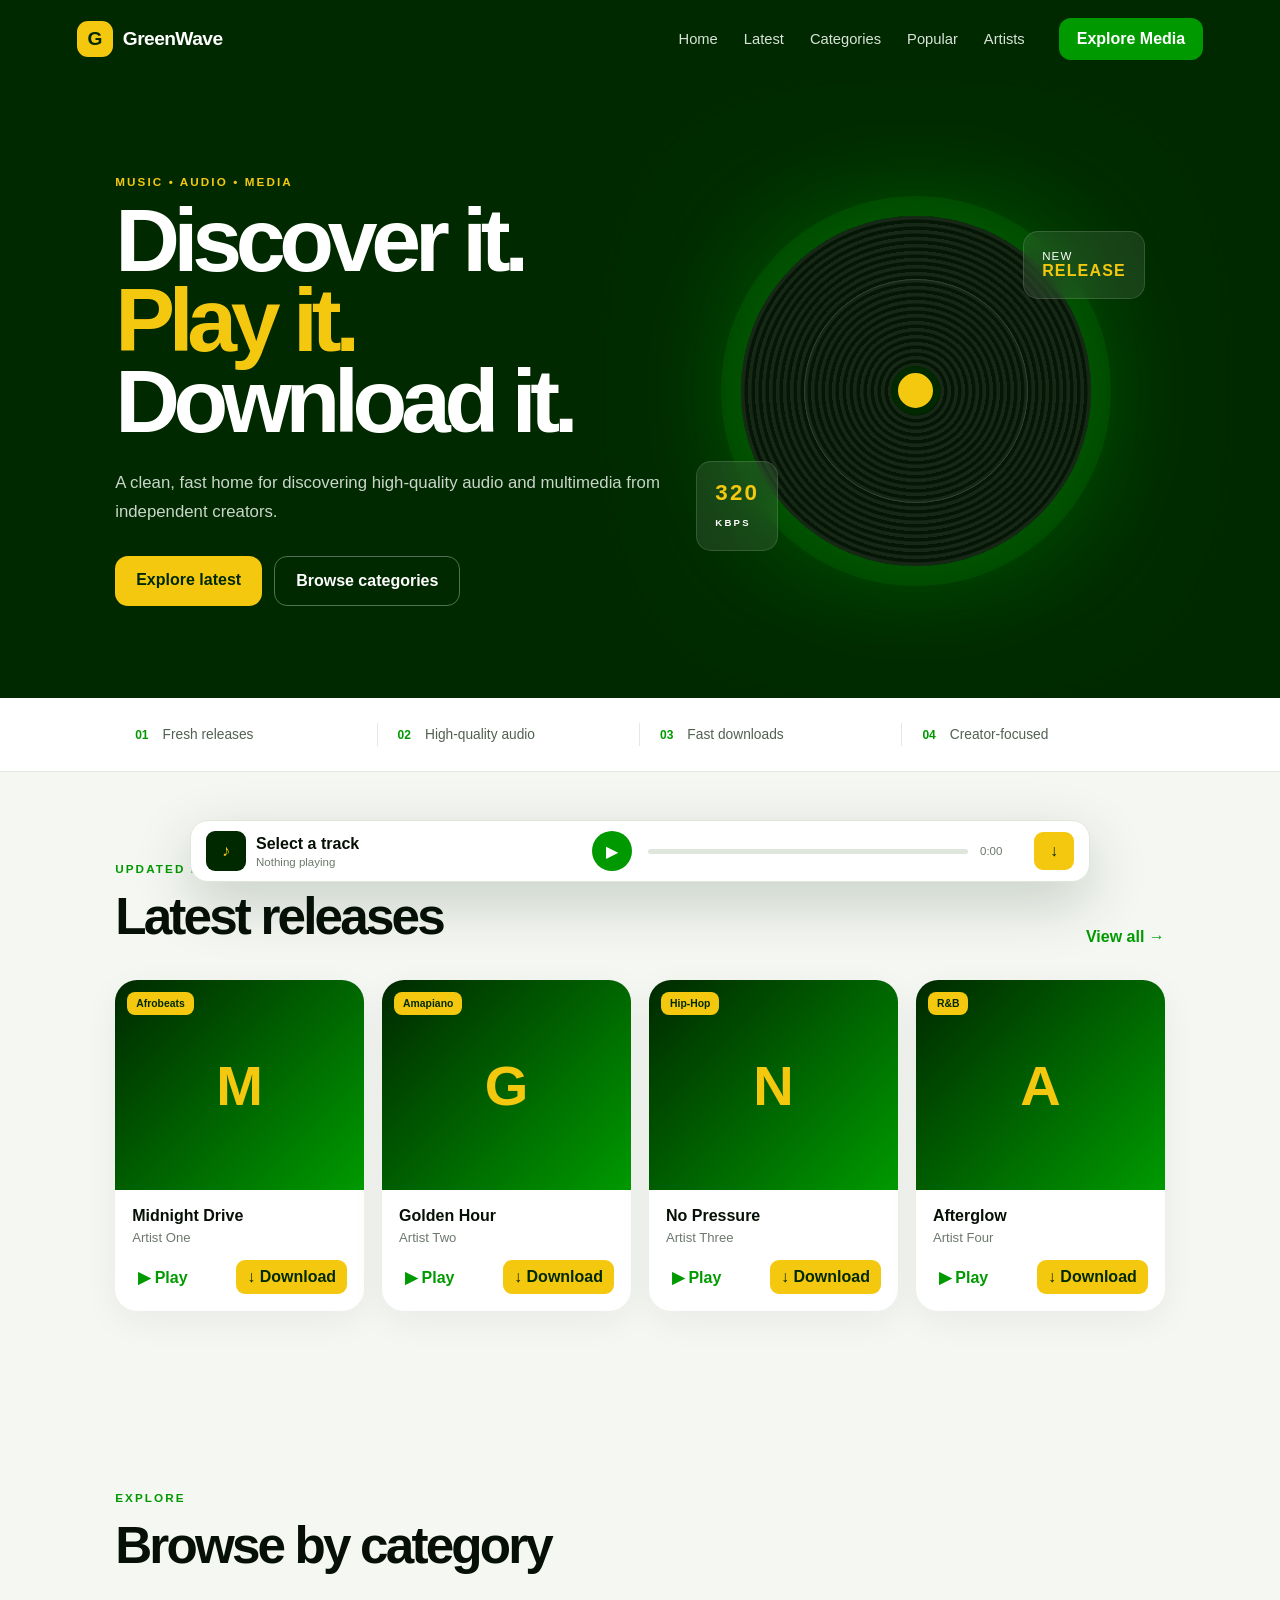
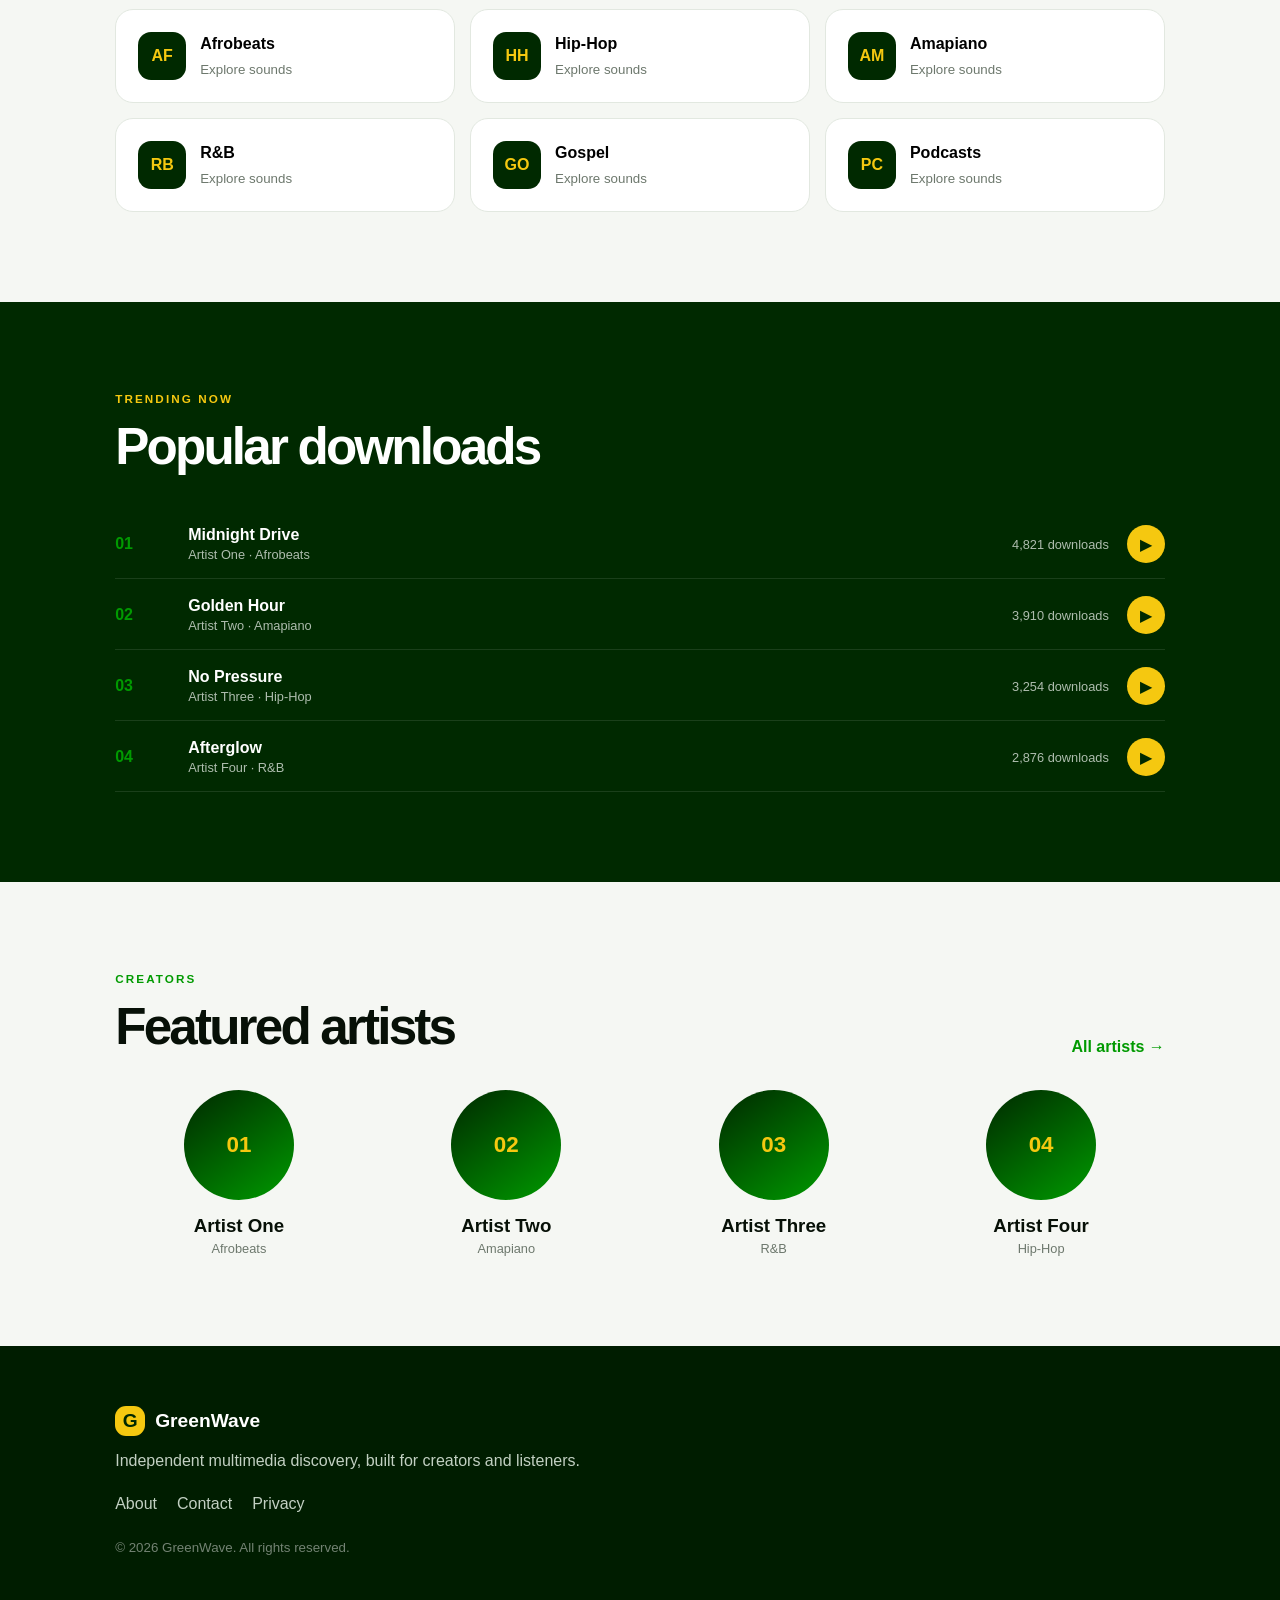
<file: index.html>
<!DOCTYPE html>
<html lang="en">
<head>
  <meta charset="UTF-8">
  <meta name="viewport" content="width=device-width, initial-scale=1.0">
  <meta name="description" content="A modern multimedia discovery and download platform.">
  <title>GreenWave — Music & Media</title>
  <link rel="stylesheet" href="css/style.css">
</head>
<body>
  <header class="site-header">
    <a class="brand" href="#"><span class="brand-mark">G</span><span>GreenWave</span></a>
    <button class="menu-toggle" aria-label="Open menu">☰</button>
    <nav class="nav">
      <a href="#home">Home</a>
      <a href="#latest">Latest</a>
      <a href="#categories">Categories</a>
      <a href="#popular">Popular</a>
      <a href="#artists">Artists</a>
    </nav>
    <a class="header-download" href="#latest">Explore Media</a>
  </header>

  <main>
    <section class="hero" id="home">
      <div class="hero-copy">
        <p class="eyebrow">MUSIC • AUDIO • MEDIA</p>
        <h1>Discover it.<br><span>Play it.</span><br>Download it.</h1>
        <p class="hero-text">A clean, fast home for discovering high-quality audio and multimedia from independent creators.</p>
        <div class="hero-actions">
          <a class="btn btn-gold" href="#latest">Explore latest</a>
          <a class="btn btn-outline" href="#categories">Browse categories</a>
        </div>
      </div>
      <div class="hero-art" aria-hidden="true">
        <div class="glow"></div>
        <div class="disc"><div class="disc-center"></div></div>
        <div class="floating-card card-one">NEW<br><strong>RELEASE</strong></div>
        <div class="floating-card card-two">320<br><small>KBPS</small></div>
      </div>
    </section>

    <section class="quick-stats">
      <div><strong>01</strong><span>Fresh releases</span></div>
      <div><strong>02</strong><span>High-quality audio</span></div>
      <div><strong>03</strong><span>Fast downloads</span></div>
      <div><strong>04</strong><span>Creator-focused</span></div>
    </section>

    <section class="section" id="latest">
      <div class="section-heading">
        <div><p class="eyebrow">UPDATED REGULARLY</p><h2>Latest releases</h2></div>
        <a href="#" class="text-link">View all →</a>
      </div>
      <div class="media-grid" id="latestGrid"></div>
    </section>

    <section class="section categories" id="categories">
      <div class="section-heading">
        <div><p class="eyebrow">EXPLORE</p><h2>Browse by category</h2></div>
      </div>
      <div class="category-grid">
        <button data-category="Afrobeats"><span>AF</span><b>Afrobeats</b><small>Explore sounds</small></button>
        <button data-category="Hip-Hop"><span>HH</span><b>Hip-Hop</b><small>Explore sounds</small></button>
        <button data-category="Amapiano"><span>AM</span><b>Amapiano</b><small>Explore sounds</small></button>
        <button data-category="R&B"><span>RB</span><b>R&B</b><small>Explore sounds</small></button>
        <button data-category="Gospel"><span>GO</span><b>Gospel</b><small>Explore sounds</small></button>
        <button data-category="Podcasts"><span>PC</span><b>Podcasts</b><small>Explore sounds</small></button>
      </div>
    </section>

    <section class="section dark-panel" id="popular">
      <div class="section-heading">
        <div><p class="eyebrow">TRENDING NOW</p><h2>Popular downloads</h2></div>
      </div>
      <div class="popular-list" id="popularList"></div>
    </section>

    <section class="section artist-section" id="artists">
      <div class="section-heading">
        <div><p class="eyebrow">CREATORS</p><h2>Featured artists</h2></div>
        <a href="#" class="text-link">All artists →</a>
      </div>
      <div class="artist-grid">
        <article class="artist"><div class="avatar">01</div><h3>Artist One</h3><p>Afrobeats</p></article>
        <article class="artist"><div class="avatar">02</div><h3>Artist Two</h3><p>Amapiano</p></article>
        <article class="artist"><div class="avatar">03</div><h3>Artist Three</h3><p>R&B</p></article>
        <article class="artist"><div class="avatar">04</div><h3>Artist Four</h3><p>Hip-Hop</p></article>
      </div>
    </section>
  </main>

  <div class="player" id="player">
    <div class="now-playing">
      <div class="mini-cover" id="miniCover">♪</div>
      <div><strong id="playerTitle">Select a track</strong><small id="playerArtist">Nothing playing</small></div>
    </div>
    <button class="play-btn" id="playBtn">▶</button>
    <div class="player-progress"><span id="progress"></span></div>
    <span class="time" id="time">0:00</span>
    <button class="download-mini" id="downloadBtn" title="Download">↓</button>
    <audio id="audio"></audio>
  </div>

  <footer>
    <div class="footer-brand"><span class="brand-mark">G</span><strong>GreenWave</strong></div>
    <p>Independent multimedia discovery, built for creators and listeners.</p>
    <div class="footer-links"><a href="#">About</a><a href="#">Contact</a><a href="#">Privacy</a></div>
    <small>© 2026 GreenWave. All rights reserved.</small>
  </footer>

  <script src="js/app.js"></script>
</body>
</html>
</file>
<file: css/style.css>
:root{
  --primary:#002900; --secondary:#009A00; --accent:#F5C810;
  --ink:#071007; --muted:#6d786d; --paper:#f5f7f3; --white:#fff;
  --radius:22px; --shadow:0 20px 60px rgba(0,41,0,.12);
}
*{box-sizing:border-box} html{scroll-behavior:smooth} body{margin:0;background:var(--paper);color:var(--ink);font-family:Inter,Arial,sans-serif}
a{text-decoration:none;color:inherit} button{font:inherit}
.site-header{height:78px;background:var(--primary);color:#fff;display:flex;align-items:center;padding:0 6vw;gap:34px;position:sticky;top:0;z-index:50}
.brand{display:flex;align-items:center;gap:10px;font-size:1.2rem;font-weight:800;letter-spacing:-.03em}.brand-mark{width:36px;height:36px;border-radius:11px;display:grid;place-items:center;background:var(--accent);color:var(--primary);font-weight:900}
.nav{display:flex;gap:26px;margin-left:auto;font-size:.92rem;color:#d8e4d8}.nav a:hover{color:var(--accent)}
.header-download{background:var(--secondary);padding:12px 18px;border-radius:12px;font-weight:700}.menu-toggle{display:none;background:none;border:0;color:#fff;font-size:1.5rem}
.hero{min-height:620px;background:var(--primary);color:#fff;padding:90px 9vw 85px;display:grid;grid-template-columns:1.05fr .95fr;align-items:center;overflow:hidden}
.eyebrow{color:var(--secondary);font-size:.73rem;font-weight:900;letter-spacing:.18em;margin:0 0 12px}.hero .eyebrow{color:var(--accent)}
.hero h1{font-size:clamp(3.4rem,7vw,6.6rem);line-height:.9;letter-spacing:-.07em;margin:0 0 28px}.hero h1 span{color:var(--accent)}
.hero-text{max-width:550px;color:#c9d6c9;font-size:1.05rem;line-height:1.7}.hero-actions{display:flex;gap:12px;margin-top:30px}.btn{padding:15px 21px;border-radius:13px;font-weight:800}.btn-gold{background:var(--accent);color:var(--primary)}.btn-outline{border:1px solid #527052}
.hero-art{height:430px;position:relative;display:grid;place-items:center}.disc{width:350px;height:350px;border-radius:50%;background:repeating-radial-gradient(circle,#061606 0 3px,#172817 4px 7px);box-shadow:0 0 0 20px rgba(0,154,0,.16),0 0 100px rgba(0,154,0,.35);position:relative}.disc:after{content:"";position:absolute;inset:18%;border:1px solid rgba(255,255,255,.12);border-radius:50%}.disc-center{position:absolute;left:43%;top:43%;width:14%;height:14%;border-radius:50%;background:var(--accent);border:7px solid var(--primary)}
.glow{position:absolute;width:360px;height:360px;background:var(--secondary);filter:blur(80px);opacity:.2}.floating-card{position:absolute;background:rgba(255,255,255,.09);backdrop-filter:blur(15px);border:1px solid rgba(255,255,255,.13);padding:18px;border-radius:15px;font-size:.72rem;letter-spacing:.1em}.floating-card strong{color:var(--accent);font-size:1rem}.card-one{top:55px;right:20px}.card-two{bottom:55px;left:30px;color:var(--accent);font-size:1.4rem;font-weight:900}.card-two small{color:#fff;font-size:.6rem}
.quick-stats{display:grid;grid-template-columns:repeat(4,1fr);background:#fff;padding:25px 9vw;border-bottom:1px solid #e3e8e1}.quick-stats div{display:flex;align-items:center;gap:14px;border-right:1px solid #e4e9e3;padding:4px 20px}.quick-stats div:last-child{border:0}.quick-stats strong{color:var(--secondary);font-size:.75rem}.quick-stats span{font-size:.86rem;color:#526052}
.section{padding:90px 9vw}.section-heading{display:flex;justify-content:space-between;align-items:end;margin-bottom:34px}.section h2{font-size:clamp(2rem,4vw,3.2rem);letter-spacing:-.055em;margin:0}.text-link{font-weight:800;color:var(--secondary)}
.media-grid{display:grid;grid-template-columns:repeat(4,1fr);gap:18px}.media-card{background:#fff;border-radius:var(--radius);overflow:hidden;box-shadow:0 10px 35px rgba(0,41,0,.06);transition:.25s}.media-card:hover{transform:translateY(-5px);box-shadow:var(--shadow)}.cover{height:210px;background:linear-gradient(135deg,var(--primary),var(--secondary));display:grid;place-items:center;color:var(--accent);font-size:3.5rem;font-weight:900;position:relative}.tag{position:absolute;left:12px;top:12px;background:var(--accent);color:var(--primary);padding:6px 9px;border-radius:8px;font-size:.65rem;font-weight:900}.media-info{padding:17px}.media-info h3{margin:0 0 5px;font-size:1rem}.media-info p{margin:0;color:var(--muted);font-size:.82rem}.media-bottom{display:flex;justify-content:space-between;align-items:center;margin-top:15px}.play-card,.download-card{border:0;background:none;cursor:pointer;font-weight:900}.play-card{color:var(--secondary)}.download-card{background:var(--accent);color:var(--primary);border-radius:9px;padding:8px 11px}
.category-grid{display:grid;grid-template-columns:repeat(3,1fr);gap:15px}.category-grid button{text-align:left;background:#fff;border:1px solid #e2e8e0;border-radius:18px;padding:22px;cursor:pointer;display:grid;grid-template-columns:48px 1fr;column-gap:14px;align-items:center;transition:.2s}.category-grid button:hover{border-color:var(--secondary);transform:translateY(-2px)}.category-grid span{grid-row:span 2;width:48px;height:48px;border-radius:13px;background:var(--primary);color:var(--accent);display:grid;place-items:center;font-weight:900}.category-grid b{font-size:1rem}.category-grid small{color:var(--muted);margin-top:3px}
.dark-panel{background:var(--primary);color:#fff}.dark-panel .eyebrow{color:var(--accent)}.popular-list{display:grid;gap:2px}.popular-item{display:grid;grid-template-columns:55px 1fr auto auto;gap:18px;align-items:center;padding:15px 0;border-bottom:1px solid rgba(255,255,255,.1)}.number{color:var(--secondary);font-weight:900}.popular-item p{margin:3px 0 0;color:#aebdae;font-size:.8rem}.downloads{color:#aebdae;font-size:.8rem}.list-play{background:var(--accent);border:0;color:var(--primary);width:38px;height:38px;border-radius:50%;cursor:pointer}
.artist-grid{display:grid;grid-template-columns:repeat(4,1fr);gap:20px}.artist{text-align:center}.avatar{width:110px;height:110px;margin:auto;border-radius:50%;display:grid;place-items:center;background:linear-gradient(145deg,var(--primary),var(--secondary));color:var(--accent);font-size:1.4rem;font-weight:900}.artist h3{margin:15px 0 4px}.artist p{margin:0;color:var(--muted);font-size:.8rem}
.player{position:fixed;bottom:18px;left:50%;transform:translateX(-50%);width:min(900px,92vw);background:#fff;border:1px solid #dfe7dc;box-shadow:0 20px 60px rgba(0,41,0,.2);border-radius:18px;padding:10px 15px;display:grid;grid-template-columns:1.4fr 44px 1.2fr 42px 40px;gap:12px;align-items:center;z-index:100}.now-playing{display:flex;gap:10px;align-items:center;min-width:0}.mini-cover{width:40px;height:40px;border-radius:9px;background:var(--primary);color:var(--accent);display:grid;place-items:center;font-weight:900}.now-playing strong,.now-playing small{display:block;white-space:nowrap;overflow:hidden;text-overflow:ellipsis}.now-playing small{color:var(--muted);font-size:.72rem;margin-top:3px}.play-btn{width:40px;height:40px;border:0;border-radius:50%;background:var(--secondary);color:#fff;cursor:pointer}.player-progress{height:5px;background:#dfe6dc;border-radius:10px;overflow:hidden;cursor:pointer}.player-progress span{display:block;height:100%;width:0;background:var(--secondary)}.time{font-size:.72rem;color:var(--muted)}.download-mini{border:0;background:var(--accent);color:var(--primary);border-radius:9px;height:38px;cursor:pointer;font-weight:900}
footer{background:#001d00;color:#c2d0c2;padding:60px 9vw 110px}.footer-brand{display:flex;align-items:center;gap:10px;color:#fff;font-size:1.2rem}.footer-brand .brand-mark{width:30px;height:30px}.footer-links{display:flex;gap:20px;margin:25px 0}.footer-links a:hover{color:var(--accent)}footer small{color:#738373}
@media(max-width:900px){.nav,.header-download{display:none}.menu-toggle{display:block;margin-left:auto}.site-header{padding:0 5vw}.hero{grid-template-columns:1fr;padding:65px 7vw}.hero-art{height:300px}.disc{width:250px;height:250px}.quick-stats{grid-template-columns:repeat(2,1fr);gap:12px}.quick-stats div:nth-child(2){border:0}.media-grid{grid-template-columns:repeat(2,1fr)}.category-grid{grid-template-columns:repeat(2,1fr)}.artist-grid{grid-template-columns:repeat(2,1fr)}}
@media(max-width:600px){.hero h1{font-size:3.5rem}.section{padding:65px 6vw}.quick-stats{padding:20px 6vw}.media-grid{grid-template-columns:1fr 1fr;gap:12px}.cover{height:170px}.category-grid{grid-template-columns:1fr}.popular-item{grid-template-columns:30px 1fr 40px}.downloads{display:none}.player{grid-template-columns:1fr 42px 42px 40px}.player-progress,.time{display:none}.artist-grid{grid-template-columns:repeat(2,1fr)}.hero-art{margin-top:20px}.floating-card{display:none}}
</file>
